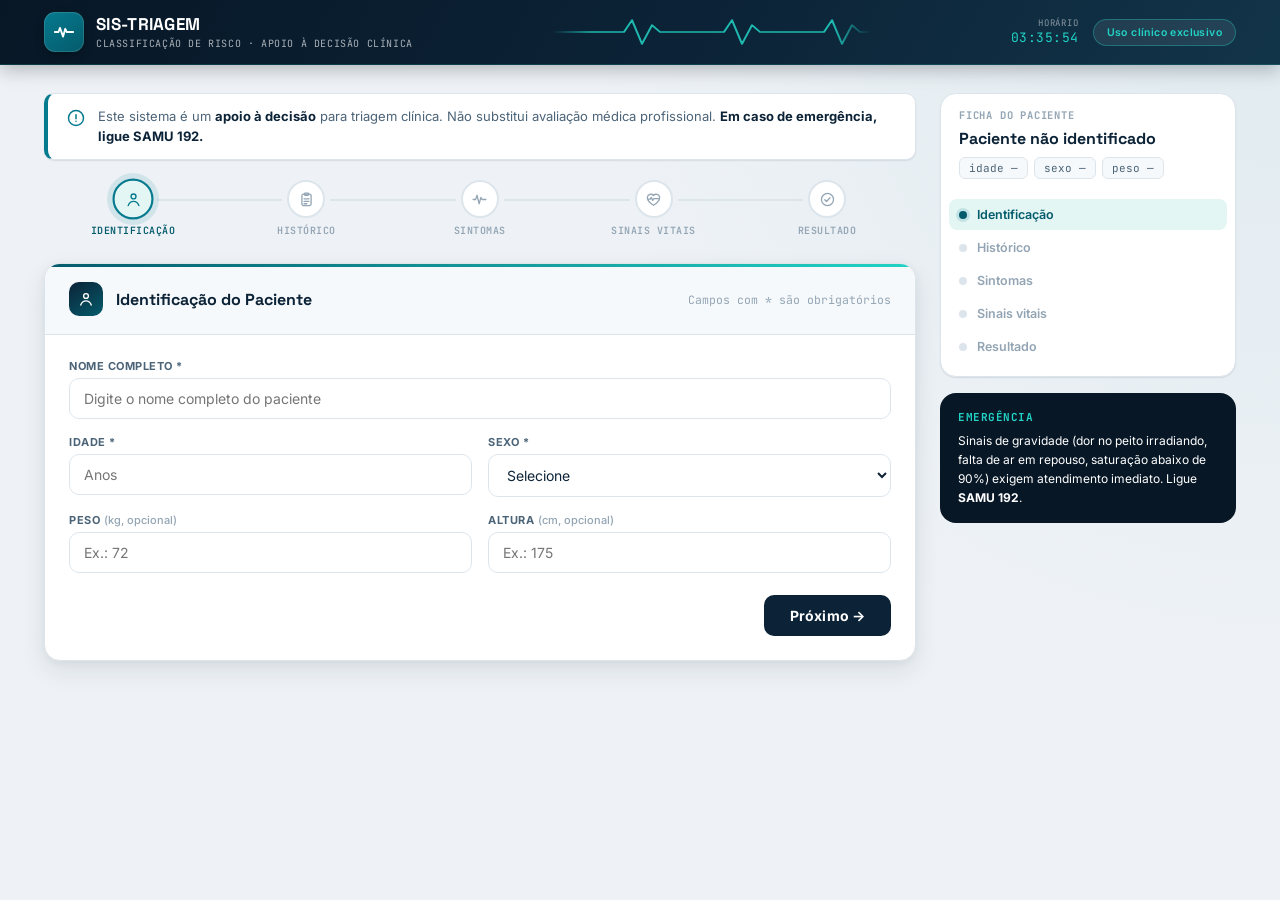
<file: templates/index.html>
<!DOCTYPE html>
<html lang="pt-BR">
<head>
<meta charset="UTF-8">
<meta name="viewport" content="width=device-width, initial-scale=1.0, maximum-scale=1.0, user-scalable=no">
<meta name="apple-mobile-web-app-capable" content="yes">
<meta name="apple-mobile-web-app-status-bar-style" content="black-translucent">
<meta name="theme-color" content="#0c2337">
<meta name="mobile-web-app-capable" content="yes">
<title>SIS-TRIAGEM — Sistema de Classificação de Risco</title>
<link rel="icon" href="data:image/svg+xml,%3Csvg xmlns='http://www.w3.org/2000/svg' viewBox='0 0 24 24'%3E%3Crect width='24' height='24' rx='6' fill='%230c2337'/%3E%3Cpath d='M2 12h4l1.6-4.5L11 17l2.4-8.5L15 12h7' fill='none' stroke='%2322d3c5' stroke-width='2' stroke-linecap='round' stroke-linejoin='round'/%3E%3C/svg%3E">
<link rel="preconnect" href="https://fonts.googleapis.com">
<link href="https://fonts.googleapis.com/css2?family=Space+Grotesk:wght@500;600;700&family=Inter:wght@400;500;600;700&family=JetBrains+Mono:wght@400;500;600;700&display=swap" rel="stylesheet">
<style>
  * { margin: 0; padding: 0; box-sizing: border-box; }

  :root {
    --bg: #eef2f6;
    --surface: #ffffff;
    --surface-2: #f6f9fb;
    --ink: #0e2436;
    --ink-soft: #4c6478;
    --ink-faint: #93a5b4;
    --line: #dde5ec;

    --navy-950: #071726;
    --navy-900: #0c2337;
    --navy-800: #123449;
    --teal: #067a8f;
    --teal-strong: #045b6b;
    --teal-glow: #22d3c5;
    --teal-bg: #e3f6f4;

    --verde: #158a45; --verde-bg: #e8f8ee; --verde-line: #bfe6cd;
    --amarelo: #b9860a; --amarelo-bg: #fdf6e0; --amarelo-line: #eddb9e;
    --laranja: #c85a12; --laranja-bg: #fdeee2; --laranja-line: #f3cda6;
    --vermelho: #c22626; --vermelho-bg: #fbe9e9; --vermelho-line: #f0bcbc;

    --radius: 16px;
    --radius-sm: 10px;
    --shadow-sm: 0 1px 2px rgba(10,30,48,.06), 0 1px 1px rgba(10,30,48,.04);
    --shadow-md: 0 10px 26px rgba(10,30,48,.09), 0 2px 8px rgba(10,30,48,.05);
    --shadow-lg: 0 24px 60px rgba(6,18,30,.2);

    --f-display: 'Space Grotesk', 'Inter', sans-serif;
    --f-body: 'Inter', -apple-system, sans-serif;
    --f-mono: 'JetBrains Mono', ui-monospace, monospace;
  }

  html { -webkit-font-smoothing: antialiased; }
  body {
    font-family: var(--f-body);
    background: var(--bg);
    background-image: radial-gradient(circle at 100% 0%, rgba(6,122,143,.06), transparent 45%);
    color: var(--ink);
    min-height: 100vh;
  }
  :focus-visible { outline: 2.5px solid var(--teal-glow); outline-offset: 2px; }

  @media (prefers-reduced-motion: reduce) {
    *, *::before, *::after { animation-duration: .001ms !important; animation-iteration-count: 1 !important; transition-duration: .001ms !important; }
  }

  /* ============ HEADER ============ */
  .sys-header {
    background: linear-gradient(120deg, var(--navy-950) 0%, var(--navy-900) 55%, var(--navy-800) 100%);
    color: #fff;
    position: sticky;
    top: 0;
    z-index: 100;
    box-shadow: 0 4px 18px rgba(3,12,20,.28);
    border-bottom: 1px solid rgba(34,211,197,.18);
  }
  .sys-header-inner {
    max-width: 1240px;
    margin: 0 auto;
    padding: 12px 24px;
    display: flex;
    align-items: center;
    justify-content: space-between;
    gap: 20px;
  }
  .sys-brand { display: flex; align-items: center; gap: 12px; min-width: 0; }
  .sys-brand-icon {
    width: 40px; height: 40px; flex-shrink: 0;
    background: linear-gradient(145deg, var(--teal), var(--teal-strong));
    border-radius: 11px;
    display: flex; align-items: center; justify-content: center;
    box-shadow: 0 0 0 1px rgba(255,255,255,.12) inset, 0 4px 10px rgba(0,0,0,.25);
  }
  .sys-brand-icon svg { width: 22px; height: 22px; }
  .sys-brand-text h1 {
    font-family: var(--f-display);
    font-size: 17px; font-weight: 700; letter-spacing: .3px; line-height: 1.2;
  }
  .sys-brand-text .sub {
    font-family: var(--f-mono);
    font-size: 10px; opacity: .65; display: block; font-weight: 400;
    letter-spacing: .6px; margin-top: 2px; text-transform: uppercase;
  }

  .ecg-wrap {
    flex: 1; max-width: 320px; height: 34px; overflow: hidden;
    position: relative; opacity: .85;
    mask-image: linear-gradient(90deg, transparent, #000 12%, #000 88%, transparent);
    -webkit-mask-image: linear-gradient(90deg, transparent, #000 12%, #000 88%, transparent);
  }
  .ecg-wrap svg { position: absolute; left: 0; top: 0; height: 34px; width: 640px; animation: ecgScroll 3.2s linear infinite; }
  @keyframes ecgScroll { from { transform: translateX(0); } to { transform: translateX(-320px); } }

  .sys-meta { display: flex; align-items: center; gap: 14px; flex-shrink: 0; }
  .sys-clock {
    font-family: var(--f-mono); font-size: 13px; color: var(--teal-glow);
    letter-spacing: .5px; text-align: right; line-height: 1.25;
  }
  .sys-clock .lbl { display: block; font-size: 9px; color: rgba(255,255,255,.5); text-transform: uppercase; letter-spacing: .8px; }
  .sys-badge {
    background: rgba(255,255,255,.08);
    padding: 6px 13px; border-radius: 20px; font-size: 10.5px; font-weight: 600;
    letter-spacing: .4px; border: 1px solid rgba(34,211,197,.35); color: var(--teal-glow);
    white-space: nowrap;
  }
  @media (max-width: 900px) { .ecg-wrap { display: none; } }
  @media (max-width: 600px) { .sys-badge { display: none; } .sys-clock { display: none; } }

  /* ============ SHELL / LAYOUT ============ */
  .app-shell {
    max-width: 1240px; margin: 0 auto; padding: 28px 24px 60px;
    display: grid; grid-template-columns: 1fr 296px; gap: 24px; align-items: start;
  }
  @media (max-width: 1080px) { .app-shell { grid-template-columns: 1fr; } .patient-rail { display: none; } }
  @media (max-width: 700px) { .app-shell { padding: 16px 14px 40px; } }

  /* NOTICE */
  .notice-bar {
    background: var(--surface);
    border: 1px solid var(--line);
    border-left: 4px solid var(--teal);
    padding: 13px 18px;
    border-radius: 10px;
    margin-bottom: 20px;
    display: flex; align-items: flex-start; gap: 12px;
    font-size: 13px; color: var(--ink-soft); line-height: 1.5;
    box-shadow: var(--shadow-sm);
  }
  .notice-bar strong { color: var(--navy-900); }
  .notice-bar .ni { flex-shrink: 0; width: 20px; height: 20px; color: var(--teal); margin-top: 1px; }

  /* ============ TIMELINE ============ */
  .timeline {
    display: flex; align-items: flex-start; justify-content: space-between;
    margin-bottom: 26px; padding: 0 2px;
  }
  .tl-item { display: flex; flex-direction: column; align-items: center; gap: 6px; flex: 1; position: relative; }
  .tl-dot {
    width: 38px; height: 38px; border-radius: 50%;
    background: var(--surface); border: 2px solid var(--line);
    display: flex; align-items: center; justify-content: center;
    color: var(--ink-faint);
    transition: all .3s; z-index: 2;
  }
  .tl-dot svg { width: 17px; height: 17px; }
  .tl-dot.active { border-color: var(--teal); color: var(--teal); background: var(--teal-bg); transform: scale(1.08); box-shadow: 0 0 0 5px rgba(6,122,143,.12); }
  .tl-dot.done { border-color: var(--teal-strong); background: var(--teal-strong); color: #fff; }
  .tl-label {
    font-size: 10px; color: var(--ink-faint); text-align: center; font-weight: 600;
    text-transform: uppercase; letter-spacing: .5px; font-family: var(--f-mono);
  }
  .tl-label.active { color: var(--teal-strong); }
  .tl-label.done { color: var(--ink-soft); }
  .tl-line {
    position: absolute; top: 19px; left: calc(50% + 24px); right: calc(-50% + 24px);
    height: 2px; background: var(--line); z-index: 0;
  }
  .tl-line.active { background: linear-gradient(90deg, var(--teal-strong), var(--line)); }
  .tl-line.done { background: var(--teal-strong); }
  .tl-item:last-child .tl-line { display: none; }
  @media (max-width: 700px) { .tl-label { display: none; } }

  /* ============ STEP CARDS ============ */
  .step-card {
    background: var(--surface);
    border: 1px solid var(--line);
    border-radius: var(--radius);
    box-shadow: var(--shadow-md);
    margin-bottom: 20px;
    overflow: hidden;
    display: none;
    position: relative;
  }
  .step-card::before {
    content: ''; position: absolute; top: 0; left: 0; right: 0; height: 3px;
    background: linear-gradient(90deg, var(--teal-strong), var(--teal-glow));
  }
  .step-card.active { display: block; animation: fadeIn .35s ease; }
  @keyframes fadeIn { from { opacity: 0; transform: translateY(8px); } to { opacity: 1; transform: translateY(0); } }

  .step-header {
    padding: 18px 24px; display: flex; align-items: center; gap: 13px;
    border-bottom: 1px solid var(--line); background: var(--surface-2);
  }
  .step-number {
    width: 34px; height: 34px; border-radius: 10px; flex-shrink: 0;
    background: linear-gradient(145deg, var(--navy-900), var(--teal-strong));
    color: #fff; display: flex; align-items: center; justify-content: center;
  }
  .step-number svg { width: 18px; height: 18px; }
  .step-title { font-family: var(--f-display); font-size: 16px; font-weight: 700; color: var(--navy-900); }
  .step-subtitle { font-size: 11.5px; color: var(--ink-faint); margin-left: auto; text-align: right; font-family: var(--f-mono); }
  .step-body { padding: 24px; }

  /* ============ FORM ============ */
  .form-grid { display: grid; grid-template-columns: 1fr 1fr; gap: 16px; }
  .form-grid .full { grid-column: 1 / -1; }
  .form-group { display: flex; flex-direction: column; gap: 5px; }
  .form-group label {
    font-size: 11px; font-weight: 700; color: var(--ink-soft);
    text-transform: uppercase; letter-spacing: .5px;
  }
  .form-group label .opt { font-weight: 500; text-transform: none; color: var(--ink-faint); letter-spacing: 0; }
  .form-group input, .form-group select, .form-group textarea {
    padding: 11px 14px; border: 1.5px solid var(--line); border-radius: var(--radius-sm);
    font-size: 14px; font-family: var(--f-body); transition: all .18s; background: var(--surface);
    color: var(--ink);
  }
  .form-group input:focus, .form-group select:focus, .form-group textarea:focus {
    outline: none; border-color: var(--teal); box-shadow: 0 0 0 3.5px rgba(6,122,143,.14);
  }
  .form-group textarea { resize: vertical; min-height: 84px; font-family: var(--f-body); }
  .form-group input.error { border-color: var(--vermelho); box-shadow: 0 0 0 3.5px rgba(194,38,38,.14); }

  .checkbox-grid { display: grid; grid-template-columns: repeat(auto-fill, minmax(165px, 1fr)); gap: 8px; }
  .checkbox-item {
    display: flex; align-items: center; gap: 9px; padding: 10px 13px; border-radius: var(--radius-sm);
    cursor: pointer; transition: all .15s; font-size: 13px; font-weight: 500;
    border: 1.5px solid var(--line); user-select: none; background: var(--surface);
  }
  .checkbox-item:hover { border-color: var(--teal); background: var(--teal-bg); }
  .checkbox-item.checked { border-color: var(--teal-strong); background: var(--teal-bg); color: var(--teal-strong); }
  .checkbox-item input[type="checkbox"] { display: none; }
  .checkbox-item .ckbox {
    width: 18px; height: 18px; border: 2px solid var(--ink-faint); border-radius: 5px;
    display: flex; align-items: center; justify-content: center; font-size: 11px; color: #fff;
    transition: all .15s; flex-shrink: 0;
  }
  .checkbox-item.checked .ckbox { background: var(--teal-strong); border-color: var(--teal-strong); }

  .sub-section {
    background: var(--surface-2); border: 1px solid var(--line); border-radius: var(--radius-sm);
    padding: 18px; margin-top: 14px; display: none; animation: fadeIn .25s ease;
  }
  .sub-section.show { display: block; }
  .sub-section h4 {
    font-size: 12.5px; font-weight: 700; color: var(--teal-strong); margin-bottom: 12px;
    display: flex; align-items: center; gap: 8px; text-transform: uppercase; letter-spacing: .4px;
    font-family: var(--f-mono);
  }
  .sub-section h4 .ico { font-size: 15px; }
  .sub-section .form-grid { gap: 12px; }

  .alert-box {
    background: var(--vermelho-bg); border: 1px solid var(--vermelho-line); border-radius: var(--radius-sm);
    padding: 11px 15px; font-size: 12.5px; color: var(--vermelho); margin-top: 10px;
    display: none; font-weight: 600;
  }
  .alert-box.show { display: block; }

  /* ============ MONITOR TILES (signature element) ============ */
  .monitor-panel {
    background: linear-gradient(160deg, var(--navy-950), var(--navy-900));
    border-radius: var(--radius); padding: 18px; margin-bottom: 20px;
    display: grid; grid-template-columns: repeat(4, 1fr); gap: 12px;
    box-shadow: inset 0 0 0 1px rgba(34,211,197,.14);
  }
  .monitor-tile { text-align: center; padding: 8px 4px; border-radius: 10px; }
  .monitor-tile .m-label {
    font-family: var(--f-mono); font-size: 9.5px; color: rgba(255,255,255,.45);
    text-transform: uppercase; letter-spacing: .8px; display: block; margin-bottom: 4px;
  }
  .monitor-tile .m-value {
    font-family: var(--f-mono); font-size: 24px; font-weight: 700; color: var(--teal-glow);
    text-shadow: 0 0 14px rgba(34,211,197,.45); line-height: 1;
  }
  .monitor-tile .m-unit { font-size: 11px; font-weight: 500; opacity: .7; margin-left: 2px; }
  .monitor-tile.warn .m-value { color: #ffcf6b; text-shadow: 0 0 14px rgba(255,207,107,.45); }
  .monitor-tile.crit .m-value { color: #ff8686; text-shadow: 0 0 14px rgba(255,134,134,.5); animation: tileBlip 1s infinite; }
  @keyframes tileBlip { 0%,100% { opacity: 1; } 50% { opacity: .55; } }
  @media (max-width: 600px) { .monitor-panel { grid-template-columns: repeat(2, 1fr); } }

  /* ============ BUTTONS ============ */
  .btn-row { display: flex; justify-content: space-between; gap: 12px; margin-top: 22px; }
  .btn {
    padding: 12px 26px; border: none; border-radius: 10px; font-size: 14px; font-weight: 700;
    font-family: var(--f-body); cursor: pointer; transition: all .18s;
    display: inline-flex; align-items: center; gap: 8px; letter-spacing: .1px;
  }
  .btn:active { transform: scale(.97); }
  .btn-primary { background: var(--navy-900); color: #fff; }
  .btn-primary:hover { background: var(--teal-strong); box-shadow: 0 6px 16px rgba(6,122,143,.3); }
  .btn-outline { background: transparent; color: var(--teal-strong); border: 1.5px solid var(--teal-strong); }
  .btn-outline:hover { background: var(--teal-bg); }
  .btn-success { background: var(--verde); color: #fff; }
  .btn-success:hover { background: #0f6d36; box-shadow: 0 6px 16px rgba(21,138,69,.3); }
  .btn-success:disabled { opacity: .5; cursor: not-allowed; box-shadow: none; }
  .btn-ghost { background: transparent; color: var(--ink-soft); border: 1px solid var(--line); }
  .btn-ghost:hover { background: var(--surface-2); }

  /* ============ RESULTADO ============ */
  #resultado { display: none; }
  #resultado.show { display: block; animation: fadeIn .4s ease; }

  .result-header {
    text-align: center; padding: 28px 24px; border-radius: var(--radius) var(--radius) 0 0;
    color: #fff; position: relative; overflow: hidden;
  }
  .result-header::before {
    content: ''; position: absolute; top: -50%; left: -50%; width: 200%; height: 200%;
    background: radial-gradient(circle at 30% 50%, rgba(255,255,255,.12) 0%, transparent 60%);
  }
  .result-header h2 { font-family: var(--f-display); font-size: 15px; font-weight: 600; position: relative; text-transform: uppercase; letter-spacing: 1px; opacity: .85; }
  .result-header .result-tag {
    display: inline-block; padding: 6px 24px; border-radius: 24px; font-size: 30px; font-weight: 800;
    letter-spacing: 3px; margin-top: 10px; position: relative; font-family: var(--f-display);
  }
  .result-header .result-sub { font-size: 13px; opacity: .9; margin-top: 8px; position: relative; font-family: var(--f-mono); letter-spacing: .3px; }

  .bg-verde { background: linear-gradient(135deg, #0d5c2e, var(--verde)); }
  .bg-verde .result-tag { background: rgba(255,255,255,.18); }
  .bg-amarelo { background: linear-gradient(135deg, #8a6205, var(--amarelo)); }
  .bg-amarelo .result-tag { background: rgba(255,255,255,.18); }
  .bg-laranja { background: linear-gradient(135deg, #8a3d0c, var(--laranja)); }
  .bg-laranja .result-tag { background: rgba(255,255,255,.18); }
  .bg-vermelho { background: linear-gradient(135deg, #7a1414, var(--vermelho)); }
  .bg-vermelho .result-tag { background: rgba(255,255,255,.18); animation: tileBlip 1.4s infinite; }

  .result-body { background: var(--surface); border-radius: 0 0 var(--radius) var(--radius); box-shadow: var(--shadow-lg); overflow: hidden; }
  .result-section { padding: 20px 24px; border-bottom: 1px solid var(--line); }
  .result-section:last-child { border-bottom: none; }
  .result-section h3 {
    font-size: 10.5px; font-weight: 700; color: var(--ink-faint); text-transform: uppercase;
    letter-spacing: .9px; margin-bottom: 8px; font-family: var(--f-mono);
  }
  .result-section p { font-size: 14px; line-height: 1.7; color: var(--ink); }
  .result-section ul { list-style: none; padding: 0; }
  .result-section ul li { padding: 6px 0 6px 20px; font-size: 14px; color: var(--ink); position: relative; line-height: 1.5; }
  .result-section ul li::before { content: '›'; position: absolute; left: 4px; font-weight: 700; color: var(--teal-strong); }
  .result-orientacao {
    background: var(--teal-bg); border-radius: var(--radius-sm); padding: 15px 18px; font-weight: 700;
    font-size: 14px; color: var(--teal-strong); border-left: 4px solid var(--teal-strong);
  }
  .result-patient-info { display: flex; gap: 16px; flex-wrap: wrap; font-size: 12.5px; color: var(--ink-soft); font-family: var(--f-mono); }
  .result-patient-info span { background: var(--surface-2); padding: 3px 11px; border-radius: 6px; border: 1px solid var(--line); }
  .result-actions { padding: 18px 24px; display: flex; gap: 10px; justify-content: center; border-top: 1px solid var(--line); }

  /* ============ EMERGÊNCIA ============ */
  .emergency-overlay {
    background: linear-gradient(120deg, #7a1414, var(--vermelho));
    color: #fff; text-align: center; padding: 16px 24px; border-radius: var(--radius);
    margin-bottom: 20px; font-weight: 700; font-size: 15px; display: none;
    box-shadow: var(--shadow-lg); border: 1px solid rgba(255,255,255,.2);
    letter-spacing: .3px;
  }
  .emergency-overlay.show { display: flex; align-items: center; justify-content: center; gap: 10px; animation: pulse 1.6s infinite; }
  .emergency-overlay svg { width: 20px; height: 20px; flex-shrink: 0; }
  @keyframes pulse { 0%, 100% { opacity: 1; } 50% { opacity: .82; } }

  /* ============ LOADING ============ */
  #loading {
    display: none; text-align: center; padding: 64px 24px; background: var(--surface);
    border-radius: var(--radius); box-shadow: var(--shadow-md); border: 1px solid var(--line);
  }
  #loading.show { display: block; }
  .pulse-loader { width: 180px; height: 46px; margin: 0 auto 18px; }
  .pulse-loader svg { width: 100%; height: 100%; }
  .pulse-loader path {
    fill: none; stroke: var(--teal-strong); stroke-width: 2.4; stroke-linecap: round; stroke-linejoin: round;
    stroke-dasharray: 180; stroke-dashoffset: 0; animation: pulseDraw 1.4s ease-in-out infinite;
  }
  @keyframes pulseDraw { 0% { stroke-dashoffset: 180; } 60% { stroke-dashoffset: 0; } 100% { stroke-dashoffset: -180; } }
  #loading p.lead { color: var(--navy-900); font-size: 15px; font-weight: 600; }
  #loading p.sub { color: var(--ink-faint); font-size: 12.5px; margin-top: 5px; font-family: var(--f-mono); }

  /* ============ PATIENT RAIL (aside) ============ */
  .patient-rail { display: flex; flex-direction: column; gap: 16px; position: sticky; top: 88px; }
  .rail-card {
    background: var(--surface); border: 1px solid var(--line); border-radius: var(--radius);
    box-shadow: var(--shadow-sm); overflow: hidden;
  }
  .rail-card h5 {
    font-family: var(--f-mono); font-size: 10.5px; text-transform: uppercase; letter-spacing: .8px;
    color: var(--ink-faint); padding: 14px 18px 0;
  }
  .rail-name { padding: 6px 18px 14px; }
  .rail-name .n { font-family: var(--f-display); font-size: 16px; font-weight: 700; color: var(--navy-900); display: block; }
  .rail-name .chips { display: flex; flex-wrap: wrap; gap: 6px; margin-top: 8px; }
  .rail-name .chips span {
    background: var(--surface-2); border: 1px solid var(--line); font-size: 11px; padding: 3px 9px;
    border-radius: 6px; color: var(--ink-soft); font-family: var(--f-mono);
  }
  .rail-steps { padding: 6px 8px 14px; display: flex; flex-direction: column; gap: 2px; }
  .rail-step { display: flex; align-items: center; gap: 10px; padding: 8px 10px; border-radius: 8px; font-size: 12.5px; color: var(--ink-faint); font-weight: 600; }
  .rail-step .dot { width: 8px; height: 8px; border-radius: 50%; background: var(--line); flex-shrink: 0; }
  .rail-step.active { color: var(--teal-strong); background: var(--teal-bg); }
  .rail-step.active .dot { background: var(--teal-strong); box-shadow: 0 0 0 3px rgba(6,122,143,.15); }
  .rail-step.done { color: var(--ink-soft); }
  .rail-step.done .dot { background: var(--teal-strong); }
  .rail-emergency {
    background: var(--navy-950); color: #fff; padding: 16px 18px; border-radius: var(--radius);
    font-size: 12px; line-height: 1.6;
  }
  .rail-emergency b { color: var(--teal-glow); display: block; font-family: var(--f-mono); font-size: 11px; letter-spacing: .5px; margin-bottom: 4px; text-transform: uppercase; }

  /* ============ RESPONSIVO ============ */
  @media (max-width: 700px) {
    .form-grid { grid-template-columns: 1fr; }
    .checkbox-grid { grid-template-columns: 1fr; }
    .step-body { padding: 18px; }
    .step-header { padding: 14px 16px; }
    .btn-row { flex-direction: column; }
    .btn-row .btn { justify-content: center; min-height: 48px; font-size: 15px; }

    .form-group input,
    .form-group select,
    .form-group textarea {
      font-size: 16px;
      padding: 14px 16px;
      min-height: 48px;
    }

    .checkbox-item {
      padding: 14px 16px;
      min-height: 48px;
      font-size: 14px;
    }

    .checkbox-item .ckbox {
      width: 22px;
      height: 22px;
      font-size: 13px;
    }

    .btn {
      padding: 14px 28px;
      min-height: 48px;
      font-size: 15px;
    }

    .step-number {
      width: 38px;
      height: 38px;
    }

    .result-tag {
      font-size: 26px;
    }

    .result-orientacao {
      font-size: 15px;
      padding: 18px 20px;
    }

    .result-section p,
    .result-section ul li {
      font-size: 15px;
      line-height: 1.6;
    }
  }

  /* ============ PRINT ============ */
  @media print {
    .sys-header, .notice-bar, .btn-row, .result-actions, .patient-rail { display: none !important; }
    #loading { display: none !important; }
    .step-card { box-shadow: none; border: 1px solid #ddd; }
    .app-shell { grid-template-columns: 1fr; }
  }
</style>
</head>
<body>

<!-- HEADER -->
<header class="sys-header">
  <div class="sys-header-inner">
    <div class="sys-brand">
      <div class="sys-brand-icon">
        <svg viewBox="0 0 24 24" fill="none" stroke="#fff" stroke-width="2" stroke-linecap="round" stroke-linejoin="round"><path d="M2 12h4l1.6-4.5L11 17l2.4-8.5L15 12h7"/></svg>
      </div>
      <div class="sys-brand-text">
        <h1>SIS-TRIAGEM</h1>
        <span class="sub">Classificação de risco · apoio à decisão clínica</span>
      </div>
    </div>

    <div class="ecg-wrap" aria-hidden="true">
      <svg viewBox="0 0 640 40" preserveAspectRatio="none">
        <path d="M0,20 L60,20 L72,20 L80,6 L90,34 L100,12 L108,20 L160,20 L172,20 L180,6 L190,34 L200,12 L208,20 L260,20 L272,20 L280,6 L290,34 L300,12 L308,20 L360,20 L372,20 L380,6 L390,34 L400,12 L408,20 L460,20 L472,20 L480,6 L490,34 L500,12 L508,20 L560,20 L572,20 L580,6 L590,34 L600,12 L608,20 L640,20"
          fill="none" stroke="#22d3c5" stroke-width="2" stroke-linecap="round" stroke-linejoin="round"/>
      </svg>
    </div>

    <div class="sys-meta">
      <div class="sys-clock"><span class="lbl">horário</span><span id="live-clock">--:--:--</span></div>
      <div class="sys-badge">Uso clínico exclusivo</div>
    </div>
  </div>
</header>

<div class="app-shell">
  <main>

    <!-- AVISO -->
    <div class="notice-bar">
      <svg class="ni" viewBox="0 0 24 24" fill="none" stroke="currentColor" stroke-width="1.8" stroke-linecap="round" stroke-linejoin="round"><circle cx="12" cy="12" r="9"/><path d="M12 8v5"/><path d="M12 16h.01"/></svg>
      <div>Este sistema é um <strong>apoio à decisão</strong> para triagem clínica. Não substitui avaliação médica profissional. <strong>Em caso de emergência, ligue SAMU 192.</strong></div>
    </div>

    <!-- TIMELINE -->
    <div class="timeline" id="timeline">
      <div class="tl-item" data-step="1">
        <div class="tl-dot active" id="tl-dot-1"><svg viewBox="0 0 24 24" fill="none" stroke="currentColor" stroke-width="1.8" stroke-linecap="round" stroke-linejoin="round"><circle cx="12" cy="8" r="3.2"/><path d="M5 20c1.2-3.8 4-5.6 7-5.6s5.8 1.8 7 5.6"/></svg></div>
        <div class="tl-label active" id="tl-label-1">Identificação</div>
        <div class="tl-line" id="tl-line-1"></div>
      </div>
      <div class="tl-item" data-step="2">
        <div class="tl-dot" id="tl-dot-2"><svg viewBox="0 0 24 24" fill="none" stroke="currentColor" stroke-width="1.8" stroke-linecap="round" stroke-linejoin="round"><rect x="5.5" y="4.5" width="13" height="16" rx="2"/><rect x="9" y="3" width="6" height="3" rx="1"/><path d="M8.5 11h7M8.5 14.5h7M8.5 18h4"/></svg></div>
        <div class="tl-label" id="tl-label-2">Histórico</div>
        <div class="tl-line" id="tl-line-2"></div>
      </div>
      <div class="tl-item" data-step="3">
        <div class="tl-dot" id="tl-dot-3"><svg viewBox="0 0 24 24" fill="none" stroke="currentColor" stroke-width="1.8" stroke-linecap="round" stroke-linejoin="round"><path d="M3 12h3.5l2-6 3 12 2.5-9 1.5 3H21"/></svg></div>
        <div class="tl-label" id="tl-label-3">Sintomas</div>
        <div class="tl-line" id="tl-line-3"></div>
      </div>
      <div class="tl-item" data-step="4">
        <div class="tl-dot" id="tl-dot-4"><svg viewBox="0 0 24 24" fill="none" stroke="currentColor" stroke-width="1.8" stroke-linecap="round" stroke-linejoin="round"><path d="M12 20.2c-4.4-2.8-8.7-6.4-8.7-11A5 5 0 0 1 12 6.3 5 5 0 0 1 20.7 9.2c0 4.6-4.3 8.2-8.7 11z"/><path d="M4.5 11.5h3l1.4-2.6 2 4.4 1.4-2.4h6.7"/></svg></div>
        <div class="tl-label" id="tl-label-4">Sinais Vitais</div>
        <div class="tl-line" id="tl-line-4"></div>
      </div>
      <div class="tl-item" data-step="5">
        <div class="tl-dot" id="tl-dot-5"><svg viewBox="0 0 24 24" fill="none" stroke="currentColor" stroke-width="1.8" stroke-linecap="round" stroke-linejoin="round"><circle cx="12" cy="12" r="8.5"/><path d="M8.2 12.4l2.4 2.4 5-5.2"/></svg></div>
        <div class="tl-label" id="tl-label-5">Resultado</div>
      </div>
    </div>

    <!-- EMERGÊNCIA -->
    <div class="emergency-overlay" id="emergency-overlay">
      <svg viewBox="0 0 24 24" fill="none" stroke="#fff" stroke-width="2" stroke-linecap="round" stroke-linejoin="round"><path d="M12 9v4M12 17h.01M10.3 3.9 2.6 17.5A1.8 1.8 0 0 0 4.2 20h15.6a1.8 1.8 0 0 0 1.6-2.5L13.7 3.9a1.8 1.8 0 0 0-3.4 0z"/></svg>
      EMERGÊNCIA DETECTADA — LIGUE SAMU 192 IMEDIATAMENTE
    </div>

    <!-- FORMULÁRIO -->
    <form id="triage-form" onsubmit="return false;">

      <!-- STEP 1: IDENTIFICAÇÃO -->
      <div class="step-card active" data-step="1">
        <div class="step-header">
          <div class="step-number"><svg viewBox="0 0 24 24" fill="none" stroke="#fff" stroke-width="1.8" stroke-linecap="round" stroke-linejoin="round"><circle cx="12" cy="8" r="3.2"/><path d="M5 20c1.2-3.8 4-5.6 7-5.6s5.8 1.8 7 5.6"/></svg></div>
          <div class="step-title">Identificação do Paciente</div>
          <div class="step-subtitle">Campos com * são obrigatórios</div>
        </div>
        <div class="step-body">
          <div class="form-grid">
            <div class="form-group full">
              <label>Nome completo *</label>
              <input type="text" id="nome" placeholder="Digite o nome completo do paciente" required>
            </div>
            <div class="form-group">
              <label>Idade *</label>
              <input type="number" id="idade" min="0" max="150" placeholder="Anos" required>
            </div>
            <div class="form-group">
              <label>Sexo *</label>
              <select id="sexo" required>
                <option value="">Selecione</option>
                <option value="M">Masculino</option>
                <option value="F">Feminino</option>
              </select>
            </div>
            <div class="form-group">
              <label>Peso <span class="opt">(kg, opcional)</span></label>
              <input type="number" id="peso" min="0" max="500" step="0.1" placeholder="Ex.: 72">
            </div>
            <div class="form-group">
              <label>Altura <span class="opt">(cm, opcional)</span></label>
              <input type="number" id="altura" min="0" max="250" placeholder="Ex.: 175">
            </div>
          </div>
          <div class="btn-row">
            <div></div>
            <button type="button" class="btn btn-primary" onclick="goStep(2)">Próximo →</button>
          </div>
        </div>
      </div>

      <!-- STEP 2: HISTÓRICO -->
      <div class="step-card" data-step="2">
        <div class="step-header">
          <div class="step-number"><svg viewBox="0 0 24 24" fill="none" stroke="#fff" stroke-width="1.8" stroke-linecap="round" stroke-linejoin="round"><rect x="5.5" y="4.5" width="13" height="16" rx="2"/><rect x="9" y="3" width="6" height="3" rx="1"/><path d="M8.5 11h7M8.5 14.5h7M8.5 18h4"/></svg></div>
          <div class="step-title">Histórico de Saúde</div>
          <div class="step-subtitle">Marque as condições existentes</div>
        </div>
        <div class="step-body">
          <div class="form-group">
            <label>Condições pré-existentes</label>
          </div>
          <div class="checkbox-grid" style="margin-top:8px">
            <label class="checkbox-item" onclick="toggleCheck(this)">
              <input type="checkbox" id="h_diabetes"><span class="ckbox">✓</span> Diabetes
            </label>
            <label class="checkbox-item" onclick="toggleCheck(this)">
              <input type="checkbox" id="h_hipertensao"><span class="ckbox">✓</span> Hipertensão
            </label>
            <label class="checkbox-item" onclick="toggleCheck(this)">
              <input type="checkbox" id="h_asma"><span class="ckbox">✓</span> Asma
            </label>
            <label class="checkbox-item" onclick="toggleCheck(this)">
              <input type="checkbox" id="h_cardiopatia"><span class="ckbox">✓</span> Doença cardíaca
            </label>
            <label class="checkbox-item" onclick="toggleCheck(this)">
              <input type="checkbox" id="h_pulmonar"><span class="ckbox">✓</span> Doença pulmonar
            </label>
            <label class="checkbox-item" onclick="toggleCheck(this)">
              <input type="checkbox" id="h_renal"><span class="ckbox">✓</span> Doença renal
            </label>
            <label class="checkbox-item gravidez-only" onclick="toggleCheck(this)" style="display:none">
              <input type="checkbox" id="h_gravidez"><span class="ckbox">✓</span> Gestante
            </label>
          </div>

          <div class="form-grid" style="margin-top:18px">
            <div class="form-group">
              <label>Alergias <span class="opt">(separadas por vírgula)</span></label>
              <input type="text" id="h_alergias" placeholder="Ex.: penicilina, dipirona, látex">
            </div>
            <div class="form-group">
              <label>Medicamentos em uso <span class="opt">(separados por vírgula)</span></label>
              <input type="text" id="h_medicamentos" placeholder="Ex.: losartana 50mg, metformina 500mg">
            </div>
            <div class="form-group full">
              <label>Cirurgias recentes</label>
              <input type="text" id="h_cirurgias" placeholder="Ex.: apendicectomia em jan/2025">
            </div>
          </div>

          <div class="btn-row">
            <button type="button" class="btn btn-ghost" onclick="goStep(1)">← Voltar</button>
            <button type="button" class="btn btn-primary" onclick="goStep(3)">Próximo →</button>
          </div>
        </div>
      </div>

      <!-- STEP 3: SINTOMAS -->
      <div class="step-card" data-step="3">
        <div class="step-header">
          <div class="step-number"><svg viewBox="0 0 24 24" fill="none" stroke="#fff" stroke-width="1.8" stroke-linecap="round" stroke-linejoin="round"><path d="M3 12h3.5l2-6 3 12 2.5-9 1.5 3H21"/></svg></div>
          <div class="step-title">Sintomas</div>
          <div class="step-subtitle">Descreva e detalhe os sintomas</div>
        </div>
        <div class="step-body">
          <div class="form-group">
            <label>Quais os sintomas principais? *</label>
            <textarea id="sintomas_desc" rows="3" placeholder="Ex.: estou com febre há 2 dias, dor de cabeça forte e tosse seca" oninput="analisarSintomas()"></textarea>
          </div>

          <div id="sintomas-detalhes"></div>

          <div class="form-group" style="margin-top:16px">
            <label>Há quanto tempo os sintomas começaram?</label>
            <input type="text" id="s_tempo" placeholder="Ex.: 2 dias, 5 horas, aproximadamente 1 semana">
          </div>

          <div class="btn-row">
            <button type="button" class="btn btn-ghost" onclick="goStep(2)">← Voltar</button>
            <button type="button" class="btn btn-primary" onclick="goStep(4)">Próximo →</button>
          </div>
        </div>
      </div>

      <!-- STEP 4: SINAIS VITAIS -->
      <div class="step-card" data-step="4">
        <div class="step-header">
          <div class="step-number"><svg viewBox="0 0 24 24" fill="none" stroke="#fff" stroke-width="1.8" stroke-linecap="round" stroke-linejoin="round"><path d="M12 20.2c-4.4-2.8-8.7-6.4-8.7-11A5 5 0 0 1 12 6.3 5 5 0 0 1 20.7 9.2c0 4.6-4.3 8.2-8.7 11z"/><path d="M4.5 11.5h3l1.4-2.6 2 4.4 1.4-2.4h6.7"/></svg></div>
          <div class="step-title">Sinais Vitais</div>
          <div class="step-subtitle">Opcional — preencha se tiver os equipamentos</div>
        </div>
        <div class="step-body">

          <div class="monitor-panel">
            <div class="monitor-tile" id="mv-tile-temp"><span class="m-label">Temp.</span><span class="m-value" id="mv-temp">--</span><span class="m-unit">°C</span></div>
            <div class="monitor-tile" id="mv-tile-pa"><span class="m-label">P.A.</span><span class="m-value" id="mv-pa" style="font-size:19px">--/--</span></div>
            <div class="monitor-tile" id="mv-tile-fc"><span class="m-label">FC</span><span class="m-value" id="mv-fc">--</span><span class="m-unit">bpm</span></div>
            <div class="monitor-tile" id="mv-tile-spo2"><span class="m-label">SpO₂</span><span class="m-value" id="mv-spo2">--</span><span class="m-unit">%</span></div>
          </div>

          <div class="form-grid">
            <div class="form-group">
              <label>Temperatura <span class="opt">(°C)</span></label>
              <input type="number" id="sv_temperatura" step="0.1" min="34" max="43" placeholder="Ex.: 38.5">
            </div>
            <div class="form-group">
              <label>Pressão Arterial</label>
              <input type="text" id="sv_pressao" placeholder="Ex.: 130/85">
            </div>
            <div class="form-group">
              <label>Frequência Cardíaca <span class="opt">(bpm)</span></label>
              <input type="number" id="sv_fc" min="30" max="250" placeholder="Ex.: 78">
            </div>
            <div class="form-group">
              <label>Saturação de O₂ <span class="opt">(%)</span></label>
              <input type="number" id="sv_saturacao" min="50" max="100" placeholder="Ex.: 97">
            </div>
          </div>

          <div class="alert-box" id="saturacao-alert">
            ⚠ Saturação abaixo de 90% é considerada emergência médica.
          </div>

          <div class="btn-row">
            <button type="button" class="btn btn-ghost" onclick="goStep(3)">← Voltar</button>
            <button type="button" class="btn btn-success" onclick="enviarTriagem()" style="font-size:15px;padding:14px 34px;">
              ✓ Finalizar Avaliação
            </button>
          </div>
        </div>
      </div>

    </form>

    <!-- LOADING -->
    <div id="loading">
      <div class="pulse-loader">
        <svg viewBox="0 0 180 46" preserveAspectRatio="none"><path d="M0,23 L50,23 L60,8 L70,40 L80,12 L90,23 L180,23"/></svg>
      </div>
      <p class="lead">Processando dados da triagem...</p>
      <p class="sub">Classificando nível de risco</p>
    </div>

    <!-- RESULTADO -->
    <div id="resultado"></div>

  </main>

  <!-- PATIENT RAIL -->
  <aside class="patient-rail">
    <div class="rail-card">
      <h5>Ficha do paciente</h5>
      <div class="rail-name">
        <span class="n" id="rail-nome">Paciente não identificado</span>
        <div class="chips">
          <span id="rail-idade">idade —</span>
          <span id="rail-sexo">sexo —</span>
          <span id="rail-peso">peso —</span>
        </div>
      </div>
      <div class="rail-steps" id="rail-steps">
        <div class="rail-step active" data-rs="1"><span class="dot"></span>Identificação</div>
        <div class="rail-step" data-rs="2"><span class="dot"></span>Histórico</div>
        <div class="rail-step" data-rs="3"><span class="dot"></span>Sintomas</div>
        <div class="rail-step" data-rs="4"><span class="dot"></span>Sinais vitais</div>
        <div class="rail-step" data-rs="5"><span class="dot"></span>Resultado</div>
      </div>
    </div>
    <div class="rail-emergency">
      <b>Emergência</b>
      Sinais de gravidade (dor no peito irradiando, falta de ar em repouso, saturação abaixo de 90%) exigem atendimento imediato. Ligue <strong>SAMU 192</strong>.
    </div>
  </aside>
</div>

<script>
  // ========== TIMELINE ==========
  let currentStep = 1;
  const totalSteps = 4;

  function syncRail(n, done) {
    document.querySelectorAll('.rail-step').forEach(el => {
      const idx = parseInt(el.dataset.rs);
      el.classList.toggle('active', idx === n);
      el.classList.toggle('done', done ? idx <= n : idx < n);
    });
  }

  function goStep(n) {
    if (n < 1 || n > totalSteps) return;
    if (n > currentStep) {
      if (!validarStep(currentStep)) return;
    }
    currentStep = n;
    document.querySelectorAll('.step-card').forEach(c => c.classList.remove('active'));
    document.querySelector(`.step-card[data-step="${n}"]`).classList.add('active');
    document.querySelectorAll('.tl-dot').forEach((d, i) => {
      const idx = i + 1;
      d.classList.toggle('active', idx === n);
      d.classList.toggle('done', idx < n);
    });
    document.querySelectorAll('.tl-label').forEach((l, i) => {
      const idx = i + 1;
      l.classList.toggle('active', idx === n);
      l.classList.toggle('done', idx < n);
    });
    document.querySelectorAll('.tl-line').forEach((l, i) => {
      const idx = i + 1;
      l.classList.toggle('done', idx < n);
      l.classList.toggle('active', idx === n);
    });
    syncRail(n, false);
    window.scrollTo({ top: 0, behavior: 'smooth' });
  }

  function validarStep(n) {
    if (n === 1) {
      const nome = document.getElementById('nome').value.trim();
      const idade = document.getElementById('idade').value.trim();
      const sexo = document.getElementById('sexo').value;
      if (!nome) { mostrarErro('nome', 'Nome é obrigatório'); return false; }
      if (!idade) { mostrarErro('idade', 'Idade é obrigatória'); return false; }
      if (!sexo) { document.getElementById('sexo').style.borderColor = 'var(--vermelho)'; return false; }
      return true;
    }
    return true;
  }

  function mostrarErro(id, msg) {
    const el = document.getElementById(id);
    el.classList.add('error');
    el.focus();
    setTimeout(() => el.classList.remove('error'), 2500);
  }

  // ========== CHECKBOX ESTILIZADO ==========
  function toggleCheck(el) {
    const cb = el.querySelector('input[type="checkbox"]');
    cb.checked = !cb.checked;
    el.classList.toggle('checked', cb.checked);
    if (cb.id === 'h_gravidez' && cb.checked) {
      // gestante marcada
    }
  }

  document.getElementById('sexo').addEventListener('change', function() {
    const g = document.querySelector('.gravidez-only');
    if (this.value === 'F') {
      g.style.display = 'flex';
    } else {
      g.style.display = 'none';
      document.getElementById('h_gravidez').checked = false;
      g.classList.remove('checked');
    }
  });

  // ========== SINTOMAS DINÂMICOS ==========
  const sintomasConfig = {
    febre: {
      label: 'Febre',
      icon: '🌡',
      campos: `
        <div class="form-grid">
          <div class="form-group">
            <label>Temperatura <span class="opt">(°C, opcional)</span></label>
            <input type="number" id="s_febre_temp" step="0.1" min="34" max="43" placeholder="Ex.: 38.5">
          </div>
          <div class="form-group">
            <label>Há quantos dias?</label>
            <input type="number" id="s_febre_dias" min="0" max="60" placeholder="Ex.: 3">
          </div>
        </div>
      `
    },
    'dor|dor no peito': {
      label: 'Dor',
      icon: '💉',
      campos: `
        <div class="form-grid">
          <div class="form-group">
            <label>Em qual parte do corpo?</label>
            <input type="text" id="s_dor_local" placeholder="Ex.: cabeça, abdômen, peito" oninput="verificarDorPeito()">
          </div>
          <div class="form-group">
            <label>Intensidade <span class="opt">(0 a 10)</span></label>
            <input type="number" id="s_dor_intensidade" min="0" max="10" placeholder="Ex.: 7">
          </div>
        </div>
        <div id="s_dor_peito_box" style="display:none;margin-top:10px;padding:12px;background:var(--vermelho-bg);border-radius:8px;border:1px solid var(--vermelho-line);">
          <p style="font-size:12px;font-weight:700;color:var(--vermelho);margin-bottom:8px;">🚨 Dor no peito — sinais de alerta</p>
          <div class="checkbox-grid" style="grid-template-columns:1fr;">
            <label class="checkbox-item" onclick="toggleCheck(this)">
              <input type="checkbox" id="s_dor_peito_irradia"><span class="ckbox">✓</span> Irradia para braço, costas ou mandíbula
            </label>
            <label class="checkbox-item" onclick="toggleCheck(this)">
              <input type="checkbox" id="s_dor_peito_suando"><span class="ckbox">✓</span> Está suando frio
            </label>
            <label class="checkbox-item" onclick="toggleCheck(this)">
              <input type="checkbox" id="s_dor_peito_falta_ar"><span class="ckbox">✓</span> Está com falta de ar
            </label>
          </div>
        </div>
      `
    },
    'falta de ar|respir|ofegante|fôlego': {
      label: 'Falta de ar',
      icon: '🫁',
      campos: `
        <div class="checkbox-grid" style="grid-template-columns:1fr 1fr;">
          <label class="checkbox-item" onclick="toggleCheck(this)">
            <input type="checkbox" id="s_falta_ar_repouso"><span class="ckbox">✓</span> Ocorre mesmo em repouso
          </label>
          <label class="checkbox-item" onclick="toggleCheck(this)">
            <input type="checkbox" id="s_falta_ar_moderada"><span class="ckbox">✓</span> Cansaço ao falar frases
          </label>
        </div>
      `
    },
    'tosse|tossindo|catarr': {
      label: 'Tosse',
      icon: '🗣',
      campos: `
        <div class="form-grid">
          <div class="form-group">
            <label>Tipo de tosse</label>
            <select id="s_tosse_tipo">
              <option value="seca">Seca</option>
              <option value="com catarro">Com catarro (produtiva)</option>
            </select>
          </div>
        </div>
      `
    },
    'vômit|vomit|enjo|nause|náusea': {
      label: 'Vômitos / Náuseas',
      icon: '🤢',
      campos: `
        <div class="form-grid">
          <div class="form-group">
            <label>Quantas vezes nas últimas 24h?</label>
            <input type="number" id="s_vomitos_vezes" min="0" max="100" placeholder="Ex.: 4">
          </div>
        </div>
        <div class="checkbox-grid" style="margin-top:8px;grid-template-columns:1fr;">
          <label class="checkbox-item" onclick="toggleCheck(this)">
            <input type="checkbox" id="s_vomitos_agua"><span class="ckbox">✓</span> Consegue beber água sem vomitar
          </label>
        </div>
      `
    },
    'diarreia|diarréia|fezes|intestino': {
      label: 'Diarreia',
      icon: '💩',
      campos: `
        <div class="checkbox-grid" style="grid-template-columns:1fr;">
          <label class="checkbox-item" onclick="toggleCheck(this)">
            <input type="checkbox" id="s_diarreia_sangue"><span class="ckbox">✓</span> Presença de sangue nas fezes
          </label>
        </div>
        <div class="form-grid" style="margin-top:8px;">
          <div class="form-group">
            <label>Quantas evacuações por dia?</label>
            <input type="number" id="s_diarreia_vezes" min="0" max="100" placeholder="Ex.: 5">
          </div>
        </div>
      `
    }
  };

  let _lastSintomas = '';
  function analisarSintomas() {
    const t = document.getElementById('sintomas_desc').value.toLowerCase();
    if (t === _lastSintomas) return;
    _lastSintomas = t;
    const container = document.getElementById('sintomas-detalhes');

    for (const [keys, config] of Object.entries(sintomasConfig)) {
      const keywords = keys.split('|');
      const shouldShow = keywords.some(k => t.includes(k));
      const existingId = 'ss-' + keys.replace(/[^a-z]/g, '_');
      let el = document.getElementById(existingId);

      if (shouldShow && !el) {
        el = document.createElement('div');
        el.id = existingId;
        el.className = 'sub-section show';
        el.innerHTML = `<h4><span class="ico">${config.icon}</span> ${config.label}</h4>${config.campos}`;
        container.appendChild(el);
      } else if (!shouldShow && el) {
        el.remove();
      }
    }
  }

  function verificarDorPeito() {
    const local = (document.getElementById('s_dor_local').value || '').toLowerCase();
    const desc = (document.getElementById('sintomas_desc').value || '').toLowerCase();
    const box = document.getElementById('s_dor_peito_box');
    if (box) {
      box.style.display = (local.includes('peito') || desc.includes('peito')) ? 'block' : 'none';
    }
  }

  // ========== SATURAÇÃO ALERT ==========
  document.getElementById('sv_saturacao').addEventListener('input', function() {
    const alert = document.getElementById('saturacao-alert');
    const val = parseInt(this.value);
    if (val < 90 && val > 0) {
      alert.classList.add('show');
    } else {
      alert.classList.remove('show');
    }
  });

  // ========== ENVIAR TRIAGEM ==========
  async function enviarTriagem() {
    const required = document.querySelectorAll('#nome, #idade, #sexo, #sintomas_desc');
    for (const el of required) {
      if (!el.value.trim() || (el.tagName === 'SELECT' && !el.value)) {
        mostrarErro(el.id, 'Campo obrigatório');
        return;
      }
    }

    document.getElementById('triage-form').style.display = 'none';
    document.getElementById('loading').classList.add('show');
    document.querySelector('.timeline').style.display = 'none';
    document.getElementById('emergency-overlay').classList.remove('show');

    const dados = {
      paciente: {
        nome: document.getElementById('nome').value.trim(),
        idade: parseInt(document.getElementById('idade').value) || 0,
        sexo: document.getElementById('sexo').value,
        peso: parseFloat(document.getElementById('peso').value) || 0,
        altura: parseFloat(document.getElementById('altura').value) || 0
      },
      historico: {
        diabetes: document.getElementById('h_diabetes').checked,
        hipertensao: document.getElementById('h_hipertensao').checked,
        asma: document.getElementById('h_asma').checked,
        cardiopatia: document.getElementById('h_cardiopatia').checked,
        doenca_pulmonar: document.getElementById('h_pulmonar').checked,
        doenca_renal: document.getElementById('h_renal').checked,
        gravidez: document.getElementById('h_gravidez').checked,
        alergias: document.getElementById('h_alergias').value,
        medicamentos: document.getElementById('h_medicamentos').value,
        cirurgias: document.getElementById('h_cirurgias').value
      },
      sintomas: {
        descricao: document.getElementById('sintomas_desc').value,
        temperatura: document.getElementById('s_febre_temp')?.value || '',
        febre_dias: document.getElementById('s_febre_dias')?.value || '',
        dor_local: document.getElementById('s_dor_local')?.value || '',
        dor_intensidade: document.getElementById('s_dor_intensidade')?.value || '',
        dor_peito_irradia: document.getElementById('s_dor_peito_irradia')?.checked || false,
        dor_peito_suando: document.getElementById('s_dor_peito_suando')?.checked || false,
        dor_peito_falta_ar: document.getElementById('s_dor_peito_falta_ar')?.checked || false,
        falta_ar: (document.getElementById('s_falta_ar_repouso')?.checked || document.getElementById('s_falta_ar_moderada')?.checked) || false,
        falta_ar_repouso: document.getElementById('s_falta_ar_repouso')?.checked || false,
        falta_ar_moderada: document.getElementById('s_falta_ar_moderada')?.checked || false,
        tosse_tipo: document.getElementById('s_tosse_tipo')?.value || '',
        vomitos_vezes: document.getElementById('s_vomitos_vezes')?.value || '',
        vomitos_agua: document.getElementById('s_vomitos_agua')?.checked || false,
        diarreia_sangue: document.getElementById('s_diarreia_sangue')?.checked || false,
        diarreia_vezes: document.getElementById('s_diarreia_vezes')?.value || '',
        tempo: document.getElementById('s_tempo').value,
        sv_temperatura: document.getElementById('sv_temperatura').value,
        sv_pressao: document.getElementById('sv_pressao').value,
        sv_fc: document.getElementById('sv_fc').value,
        sv_saturacao: document.getElementById('sv_saturacao').value
      }
    };

    try {
      const res = await fetch('/api/triagem', {
        method: 'POST',
        headers: { 'Content-Type': 'application/json' },
        body: JSON.stringify(dados)
      });
      const result = await res.json();
      mostrarResultado(result);
    } catch (err) {
      document.getElementById('loading').innerHTML = `
        <p style="color:var(--vermelho);font-size:16px;font-weight:700;">❌ Erro de conexão com o servidor.</p>
        <p style="color:var(--ink-faint);font-size:13px;margin-top:8px;font-family:var(--f-mono);">Verifique se o Flask está rodando.</p>
        <button class="btn btn-primary" onclick="novaTriagem()" style="margin-top:16px;">Tentar novamente</button>
      `;
    }
  }

  // ========== CLASSIFICAÇÃO DE SINAIS PARA O MONITOR ==========
  function classificarVital(tipo, valor) {
    if (valor === null || valor === undefined || valor === '' || isNaN(valor)) return '';
    const v = parseFloat(valor);
    if (tipo === 'temp') return v >= 38 ? 'crit' : v >= 37.5 ? 'warn' : '';
    if (tipo === 'fc') return (v < 45 || v > 130) ? 'crit' : (v < 55 || v > 110) ? 'warn' : '';
    if (tipo === 'spo2') return v < 90 ? 'crit' : v < 95 ? 'warn' : '';
    return '';
  }

  // ========== MOSTRAR RESULTADO ==========
  function mostrarResultado(r) {
    document.getElementById('loading').classList.remove('show');
    const container = document.getElementById('resultado');
    container.classList.add('show');

    const risco = (r.nivel_risco || 'VERDE').toLowerCase();
    const classe = risco === 'vermelho' ? 'vermelho' : risco === 'laranja' ? 'laranja' : risco === 'amarelo' ? 'amarelo' : 'verde';

    let prioridadeLabel = r.prioridade || '';
    if (risco === 'verde') prioridadeLabel = 'Baixa Urgência';
    else if (risco === 'amarelo') prioridadeLabel = 'Urgência Moderada';
    else if (risco === 'laranja') prioridadeLabel = 'Alta Prioridade';
    else if (risco === 'vermelho') prioridadeLabel = 'EMERGÊNCIA';

    if (r.emergencia) {
      document.getElementById('emergency-overlay').classList.add('show');
    }

    const nome = r.paciente?.nome || 'Paciente';
    const idade = r.paciente?.idade ? `${r.paciente.idade} anos` : '';
    const sexo = r.paciente?.sexo === 'M' ? 'Masculino' : r.paciente?.sexo === 'F' ? 'Feminino' : '';

    let causasHTML = '';
    if (r.possiveis_causas && r.possiveis_causas.length > 0) {
      const lista = r.possiveis_causas.filter(c => !c.includes('Ollama') && !c.includes('Erro'));
      if (lista.length > 0) {
        causasHTML = `
          <div class="result-section">
            <h3>Possíveis causas (hipóteses clínicas)</h3>
            <ul>${lista.map(c => `<li>${c}</li>`).join('')}</ul>
          </div>`;
      }
    }

    let sinaisHTML = '';
    if (r.sinais_vitais) {
      const sv = r.sinais_vitais;
      const tiles = [];
      if (sv.temperatura) tiles.push(`<div class="monitor-tile ${classificarVital('temp', sv.temperatura)}"><span class="m-label">Temp.</span><span class="m-value">${sv.temperatura}<span class="m-unit">°C</span></span></div>`);
      if (sv.pressao_arterial) tiles.push(`<div class="monitor-tile"><span class="m-label">P.A.</span><span class="m-value" style="font-size:19px">${sv.pressao_arterial}</span></div>`);
      if (sv.frequencia_cardiaca) tiles.push(`<div class="monitor-tile ${classificarVital('fc', sv.frequencia_cardiaca)}"><span class="m-label">FC</span><span class="m-value">${sv.frequencia_cardiaca}<span class="m-unit">bpm</span></span></div>`);
      if (sv.saturacao) tiles.push(`<div class="monitor-tile ${classificarVital('spo2', sv.saturacao)}"><span class="m-label">SpO₂</span><span class="m-value">${sv.saturacao}<span class="m-unit">%</span></span></div>`);
      if (tiles.length > 0) {
        sinaisHTML = `
          <div class="result-section">
            <h3>Sinais vitais</h3>
            <div class="monitor-panel" style="margin-bottom:0;grid-template-columns:repeat(${tiles.length},1fr)">${tiles.join('')}</div>
          </div>`;
      }
    }

    const sintomasLista = r.sintomas?.filter(s => s.trim()) || [];

    container.innerHTML = `
      <div class="result-header bg-${classe}">
        <h2>Resultado da Triagem</h2>
        <div class="result-tag">${r.nivel_risco}</div>
        <div class="result-sub">${prioridadeLabel}</div>
      </div>
      <div class="result-body">
        <div class="result-section">
          <h3>Paciente</h3>
          <p style="font-size:16px;font-weight:700;">${nome}</p>
          <div class="result-patient-info">
            ${idade ? `<span>${idade}</span>` : ''}
            ${sexo ? `<span>${sexo}</span>` : ''}
          </div>
        </div>

        ${sintomasLista.length > 0 ? `
        <div class="result-section">
          <h3>Sintomas relatados</h3>
          <p>${sintomasLista.join(' · ')}</p>
          ${r.tempo_sintomas ? `<p style="color:var(--ink-faint);font-size:12.5px;margin-top:4px;font-family:var(--f-mono);">⏱ ${r.tempo_sintomas}</p>` : ''}
        </div>` : ''}

        ${sinaisHTML}

        <div class="result-section">
          <h3>Análise clínica</h3>
          <p>${r.explicacao || ''}</p>
        </div>

        ${causasHTML}

        <div class="result-section">
          <h3>Orientação</h3>
          <div class="result-orientacao">${r.orientacao || ''}</div>
        </div>

        <div class="result-actions">
          <button class="btn btn-outline" onclick="novaTriagem()">🔄 Nova Triagem</button>
          <button class="btn btn-ghost" onclick="window.print()">🖨 Imprimir</button>
        </div>
      </div>
    `;

    container.scrollIntoView({ behavior: 'smooth', block: 'start' });

    // Ajusta timeline
    document.querySelectorAll('.tl-dot').forEach(d => d.classList.remove('active', 'done'));
    document.querySelectorAll('.tl-label').forEach(l => l.classList.remove('active', 'done'));
    document.querySelectorAll('.tl-line').forEach(l => l.classList.remove('active', 'done'));
    for (let i = 1; i <= 5; i++) {
      const dot = document.getElementById(`tl-dot-${i}`);
      const label = document.getElementById(`tl-label-${i}`);
      if (i === 5) {
        dot.classList.add('active');
        label.classList.add('active');
      } else {
        dot.classList.add('done');
        label.classList.add('done');
        const line = document.getElementById(`tl-line-${i}`);
        if (line) line.classList.add('done');
      }
    }
    document.querySelector('.timeline').style.display = 'flex';
    syncRail(5, true);
  }

  // ========== NOVA TRIAGEM ==========
  function novaTriagem() {
    document.getElementById('resultado').classList.remove('show');
    document.getElementById('resultado').innerHTML = '';
    document.getElementById('emergency-overlay').classList.remove('show');
    document.getElementById('loading').classList.remove('show');
    document.getElementById('loading').innerHTML = `
      <div class="pulse-loader">
        <svg viewBox="0 0 180 46" preserveAspectRatio="none"><path d="M0,23 L50,23 L60,8 L70,40 L80,12 L90,23 L180,23"/></svg>
      </div>
      <p class="lead">Processando dados da triagem...</p>
      <p class="sub">Classificando nível de risco</p>
    `;
    document.getElementById('triage-form').style.display = 'block';
    document.getElementById('triage-form').reset();
    document.getElementById('sintomas-detalhes').innerHTML = '';
    _lastSintomas = '';
    document.querySelectorAll('.checkbox-item').forEach(el => {
      el.classList.remove('checked');
      el.querySelector('input[type="checkbox"]').checked = false;
    });
    document.querySelector('.gravidez-only').style.display = 'none';
    document.querySelector('.timeline').style.display = 'flex';
    ['mv-temp','mv-fc','mv-spo2'].forEach(id => { document.getElementById(id).textContent = '--'; });
    document.getElementById('mv-pa').textContent = '--/--';
    ['mv-tile-temp','mv-tile-fc','mv-tile-spo2'].forEach(id => document.getElementById(id).className = 'monitor-tile');
    document.getElementById('rail-nome').textContent = 'Paciente não identificado';
    document.getElementById('rail-idade').textContent = 'idade —';
    document.getElementById('rail-sexo').textContent = 'sexo —';
    document.getElementById('rail-peso').textContent = 'peso —';
    goStep(1);
    document.getElementById('nome').focus();
  }

  // ENTER para próximo passo
  document.addEventListener('keydown', function(e) {
    if (e.key === 'Enter') {
      const active = document.querySelector('.step-card.active');
      if (active) {
        const step = parseInt(active.dataset.step);
        if (step < 4) {
          e.preventDefault();
          goStep(step + 1);
        } else if (step === 4) {
          e.preventDefault();
          enviarTriagem();
        }
      }
    }
  });

  // ========== RELÓGIO AO VIVO ==========
  function tickClock() {
    const el = document.getElementById('live-clock');
    if (el) el.textContent = new Date().toLocaleTimeString('pt-BR');
  }
  tickClock();
  setInterval(tickClock, 1000);

  // ========== FICHA DO PACIENTE (aside) — leitura ao vivo ==========
  function atualizarFicha() {
    const nome = document.getElementById('nome').value.trim();
    document.getElementById('rail-nome').textContent = nome || 'Paciente não identificado';
    const idade = document.getElementById('idade').value;
    document.getElementById('rail-idade').textContent = idade ? `${idade} anos` : 'idade —';
    const sexoVal = document.getElementById('sexo').value;
    document.getElementById('rail-sexo').textContent = sexoVal === 'M' ? 'masculino' : sexoVal === 'F' ? 'feminino' : 'sexo —';
    const peso = document.getElementById('peso').value;
    document.getElementById('rail-peso').textContent = peso ? `${peso} kg` : 'peso —';
  }
  ['nome', 'idade', 'sexo', 'peso'].forEach(id => {
    document.getElementById(id).addEventListener('input', atualizarFicha);
    document.getElementById(id).addEventListener('change', atualizarFicha);
  });

  // ========== PAINEL DE MONITOR AO VIVO (step 4) ==========
  function atualizarMonitor() {
    const temp = document.getElementById('sv_temperatura').value;
    const pa = document.getElementById('sv_pressao').value;
    const fc = document.getElementById('sv_fc').value;
    const spo2 = document.getElementById('sv_saturacao').value;

    document.getElementById('mv-temp').innerHTML = temp ? `${temp}<span class="m-unit">°C</span>` : '--';
    document.getElementById('mv-tile-temp').className = 'monitor-tile ' + classificarVital('temp', temp);

    document.getElementById('mv-pa').textContent = pa || '--/--';

    document.getElementById('mv-fc').innerHTML = fc ? `${fc}<span class="m-unit">bpm</span>` : '--';
    document.getElementById('mv-tile-fc').className = 'monitor-tile ' + classificarVital('fc', fc);

    document.getElementById('mv-spo2').innerHTML = spo2 ? `${spo2}<span class="m-unit">%</span>` : '--';
    document.getElementById('mv-tile-spo2').className = 'monitor-tile ' + classificarVital('spo2', spo2);
  }
  ['sv_temperatura', 'sv_pressao', 'sv_fc', 'sv_saturacao'].forEach(id => {
    document.getElementById(id).addEventListener('input', atualizarMonitor);
  });
</script>

</body>
</html>
</file>
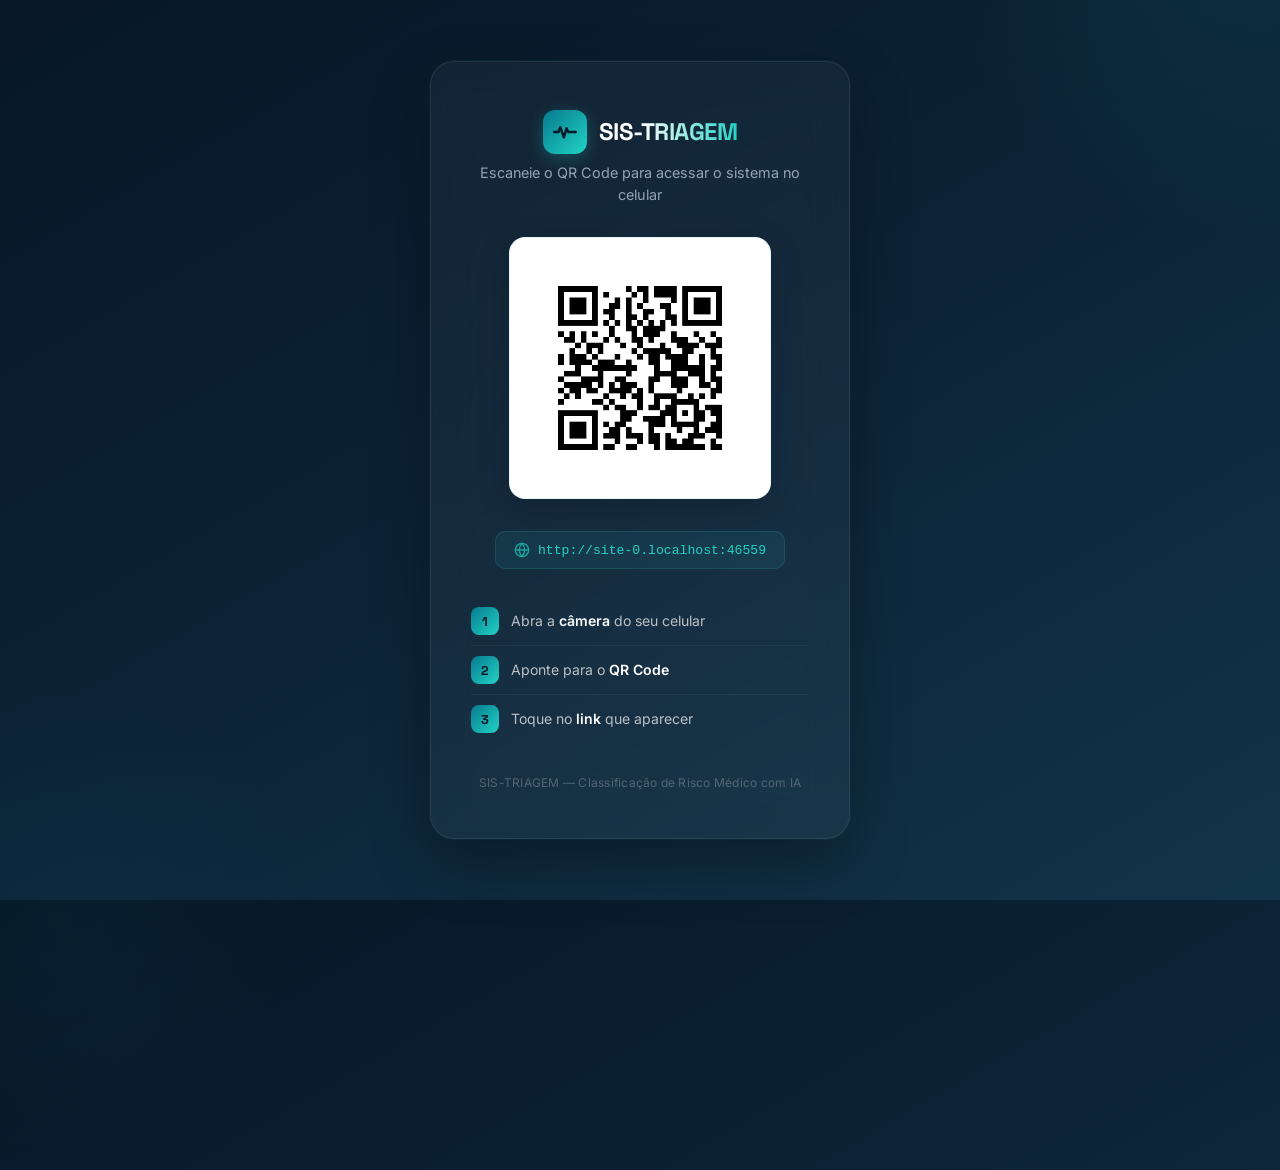
<file: static/SIS-TRIAGEM-QRCode.html>
<!DOCTYPE html>
<html lang="pt-BR">
<head>
  <meta charset="UTF-8">
  <meta name="viewport" content="width=device-width, initial-scale=1.0">
  <title>SIS-TRIAGEM — QR Code de Acesso</title>
  <link rel="preconnect" href="https://fonts.googleapis.com">
  <link href="https://fonts.googleapis.com/css2?family=Space+Grotesk:wght@500;600;700&family=Inter:wght@400;500;600&display=swap" rel="stylesheet">
  <style>
    * { margin: 0; padding: 0; box-sizing: border-box; }

    :root {
      --navy-950: #071726;
      --navy-900: #0c2337;
      --navy-800: #123449;
      --teal: #067a8f;
      --teal-strong: #045b6b;
      --teal-glow: #22d3c5;
      --teal-bg: #e3f6f4;
      --surface: #ffffff;
      --ink: #0e2436;
      --ink-soft: #4c6478;
      --ink-faint: #93a5b4;
      --line: #dde5ec;
      --f-display: 'Space Grotesk', 'Inter', sans-serif;
      --f-body: 'Inter', -apple-system, sans-serif;
    }

    html { -webkit-font-smoothing: antialiased; }

    body {
      font-family: var(--f-body);
      min-height: 100vh;
      background: linear-gradient(150deg, var(--navy-950) 0%, var(--navy-900) 50%, var(--navy-800) 100%);
      color: #fff;
      display: flex;
      flex-direction: column;
      align-items: center;
      justify-content: center;
      padding: 24px;
      position: relative;
      overflow: hidden;
    }

    body::before {
      content: '';
      position: absolute;
      top: -40%;
      right: -20%;
      width: 600px;
      height: 600px;
      background: radial-gradient(circle, rgba(34,211,197,.08) 0%, transparent 70%);
      pointer-events: none;
    }

    body::after {
      content: '';
      position: absolute;
      bottom: -30%;
      left: -15%;
      width: 500px;
      height: 500px;
      background: radial-gradient(circle, rgba(6,122,143,.06) 0%, transparent 70%);
      pointer-events: none;
    }

    .card {
      position: relative;
      z-index: 1;
      background: rgba(255,255,255,0.04);
      backdrop-filter: blur(20px);
      -webkit-backdrop-filter: blur(20px);
      border: 1px solid rgba(255,255,255,0.08);
      border-radius: 24px;
      padding: 48px 40px;
      max-width: 420px;
      width: 100%;
      text-align: center;
      box-shadow: 0 24px 60px rgba(0,0,0,0.3), 0 0 0 1px rgba(34,211,197,0.05);
    }

    .logo {
      display: inline-flex;
      align-items: center;
      gap: 12px;
      margin-bottom: 8px;
    }

    .logo-icon {
      width: 44px;
      height: 44px;
      background: linear-gradient(135deg, var(--teal) 0%, var(--teal-glow) 100%);
      border-radius: 12px;
      display: flex;
      align-items: center;
      justify-content: center;
      box-shadow: 0 4px 16px rgba(34,211,197,0.25);
    }

    .logo-icon svg {
      width: 26px;
      height: 26px;
    }

    .logo-text {
      font-family: var(--f-display);
      font-size: 1.5rem;
      font-weight: 700;
      letter-spacing: -0.02em;
    }

    .logo-text span {
      background: linear-gradient(90deg, #fff 30%, var(--teal-glow));
      -webkit-background-clip: text;
      -webkit-text-fill-color: transparent;
    }

    .subtitle {
      color: var(--ink-faint);
      font-size: 0.9rem;
      margin-bottom: 32px;
      line-height: 1.5;
    }

    .qr-wrapper {
      position: relative;
      display: inline-block;
      margin-bottom: 28px;
    }

    .qr-glow {
      position: absolute;
      inset: -12px;
      background: radial-gradient(circle, rgba(34,211,197,0.15) 0%, transparent 70%);
      border-radius: 20px;
      z-index: 0;
    }

    .qr-box {
      position: relative;
      z-index: 1;
      background: var(--surface);
      padding: 20px;
      border-radius: 16px;
      box-shadow: 0 8px 32px rgba(0,0,0,0.2);
      border: 1px solid rgba(34,211,197,0.12);
    }

    .qr-box img {
      display: block;
      width: 220px;
      height: 220px;
      border-radius: 8px;
    }

    .url-badge {
      display: inline-flex;
      align-items: center;
      gap: 8px;
      background: rgba(34,211,197,0.08);
      border: 1px solid rgba(34,211,197,0.15);
      border-radius: 10px;
      padding: 10px 18px;
      margin-bottom: 28px;
      font-family: 'JetBrains Mono', monospace;
      font-size: 0.82rem;
      color: var(--teal-glow);
      word-break: break-all;
    }

    .url-badge svg {
      width: 16px;
      height: 16px;
      flex-shrink: 0;
      opacity: 0.7;
    }

    .steps {
      text-align: left;
      margin-bottom: 32px;
    }

    .step {
      display: flex;
      align-items: flex-start;
      gap: 12px;
      padding: 10px 0;
    }

    .step + .step {
      border-top: 1px solid rgba(255,255,255,0.05);
    }

    .step-num {
      flex-shrink: 0;
      width: 28px;
      height: 28px;
      background: linear-gradient(135deg, var(--teal) 0%, var(--teal-glow) 100%);
      border-radius: 8px;
      display: flex;
      align-items: center;
      justify-content: center;
      font-family: var(--f-display);
      font-weight: 700;
      font-size: 0.8rem;
      color: var(--navy-950);
    }

    .step-text {
      font-size: 0.88rem;
      color: rgba(255,255,255,0.7);
      line-height: 1.5;
      padding-top: 3px;
    }

    .step-text strong {
      color: #fff;
      font-weight: 600;
    }

    .btn {
      display: inline-flex;
      align-items: center;
      gap: 8px;
      padding: 14px 32px;
      background: linear-gradient(135deg, var(--teal) 0%, var(--teal-glow) 100%);
      color: var(--navy-950);
      text-decoration: none;
      border-radius: 12px;
      font-family: var(--f-display);
      font-weight: 600;
      font-size: 0.95rem;
      transition: transform 0.2s, box-shadow 0.2s;
      box-shadow: 0 4px 20px rgba(34,211,197,0.25);
      border: none;
      cursor: pointer;
    }

    .btn:hover {
      transform: translateY(-2px);
      box-shadow: 0 8px 28px rgba(34,211,197,0.35);
    }

    .btn svg {
      width: 18px;
      height: 18px;
    }

    .footer-note {
      margin-top: 20px;
      font-size: 0.75rem;
      color: rgba(255,255,255,0.25);
      letter-spacing: 0.02em;
    }

    @media (max-width: 480px) {
      .card { padding: 36px 24px; }
      .logo-text { font-size: 1.25rem; }
      .qr-box img { width: 190px; height: 190px; }
    }
  </style>
</head>
<body>
  <div class="card">
    <div class="logo">
      <div class="logo-icon">
        <svg viewBox="0 0 24 24" fill="none" stroke="#071726" stroke-width="2.2" stroke-linecap="round" stroke-linejoin="round">
          <path d="M2 12h4l1.6-4.5L11 17l2.4-8.5L15 12h7"/>
        </svg>
      </div>
      <div class="logo-text"><span>SIS-TRIAGEM</span></div>
    </div>

    <p class="subtitle">Escaneie o QR Code para acessar o sistema no celular</p>

    <div class="qr-wrapper">
      <div class="qr-glow"></div>
      <div class="qr-box">
        <img src="[data-uri]" alt="QR Code de acesso ao SIS-TRIAGEM">
      </div>
    </div>

    <div class="url-badge">
      <svg viewBox="0 0 24 24" fill="none" stroke="currentColor" stroke-width="2" stroke-linecap="round" stroke-linejoin="round">
        <circle cx="12" cy="12" r="10"/>
        <line x1="2" y1="12" x2="22" y2="12"/>
        <path d="M12 2a15.3 15.3 0 0 1 4 10 15.3 15.3 0 0 1-4 10 15.3 15.3 0 0 1-4-10 15.3 15.3 0 0 1 4-10z"/>
      </svg>
       <span id="url-display">Acesse via QR Code</span>
    </div>

    <div class="steps">
      <div class="step">
        <div class="step-num">1</div>
        <div class="step-text">Abra a <strong>câmera</strong> do seu celular</div>
      </div>
      <div class="step">
        <div class="step-num">2</div>
        <div class="step-text">Aponte para o <strong>QR Code</strong></div>
      </div>
      <div class="step">
        <div class="step-num">3</div>
        <div class="step-text">Toque no <strong>link</strong> que aparecer</div>
      </div>
    </div>

    <p class="footer-note">SIS-TRIAGEM — Classificação de Risco Médico com IA</p>
  </div>

  <script>
    document.getElementById('url-display').textContent = window.location.origin || 'Acesse via QR Code';
  </script>
</body>
</html>
</file>
